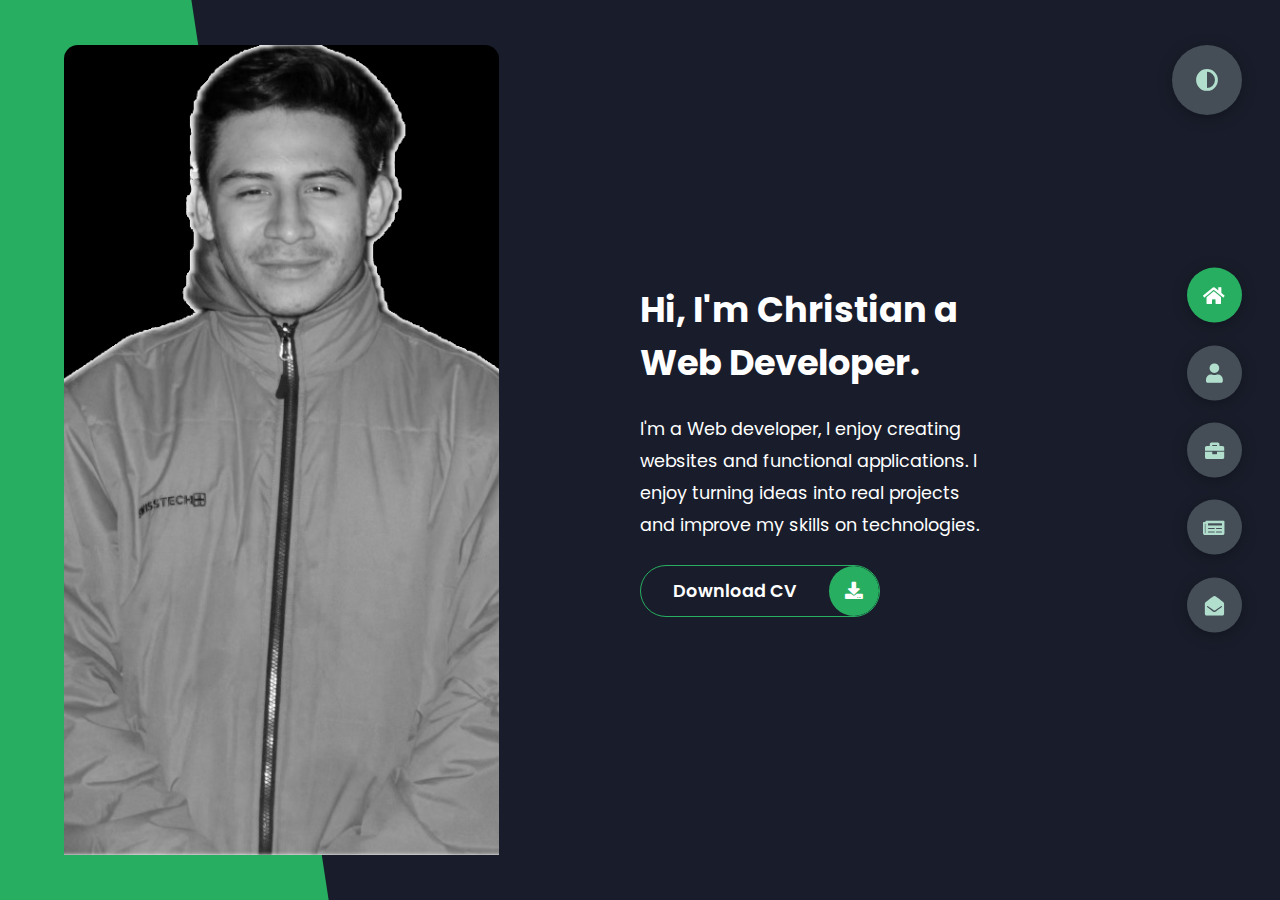
<file: index.html>
<!DOCTYPE html>
<html lang="en">
<head>
  <meta charset="UTF-8">
  <meta name="viewport" content="width=device-width, initial-scale=1.0">
  <title>Portfolio</title>
  <link rel="stylesheet" href="styles/style.css">
  <link rel="preconnect" href="https://fonts.googleapis.com">
  <link rel="preconnect" href="https://fonts.gstatic.com" crossorigin>
  <link rel="stylesheet" href="https://cdnjs.cloudflare.com/ajax/libs/font-awesome/5.15.4/css/all.min.css" integrity="sha512-1ycn6IcaQQ40/MKBW2W4Rhis/DbILU74C1vSrLJxCq57o941Ym01SwNsOMqvEBFlcgUa6xLiPY/NS5R+E6ztJQ==" crossorigin="anonymous" referrerpolicy="no-referrer" />
  <link href="https://fonts.googleapis.com/css2?family=Poppins:wght@400;500;600;700;800&display=swap" rel="stylesheet">

</head>
<body class="main-content">
    <header class="section sec1 header active" id="home"> 
      <div class="header-content">
        <div class="left-header">
          <div class="h-shape"></div>
          <div class="image">
            <img src="img/Chris.png" alt="">
          </div>
        </div>
        <div class="right-header">
          <h1 class="Christian">
              Hi, I'm <span> Christian</span> a Web Developer.
          </h1>
          <p>
            I'm a Web developer, I enjoy creating websites and functional applications.
            I enjoy turning ideas into real projects and improve my skills on technologies.
            
          </p>
          <div class="btn-con">
            <a href="" class="main-btn">
            <span class="btn-text">Download CV</span>
            <span class="btn-icon"><i class="fas fa-download"></i></span>
          </a>
          </div>
        </div>
      </div>
    </header>
    <main>
        <section class="section sec2 about" id="about">
            <div class="main-title">
              <h2>about<span>me</span><span class="bg-text">my stats</span></h2>
            </div>
            <div class="about-container">
              <div class="left-about">
                <h4>Information About Me</h4>
                <p>
                  I'm a self-driven web developer who enjoys solving problems and bring creative ideas to life on the web.
                  I started building small projects and portfolios using HTML, CSS, and JavaScript, and I'm constantly gaining
                  new skills and techniques to improsive my work. My ideal is to build a meaningful real world applications that
                  can make a optimistic impact. 
                </p>
                <div class="btn-con">
                  <a href="" class="main-btn">
                    <span class="btn-text">Download CV</span>
                    <span class="btn-icon"><i class="fas fa-download"></i></span>
                  </a>
                </div>
              </div>
              <div class="right-about">
                <div class="about-item">
                  <div class="abt-text">
                    <p class="large-text">2</p>
                    <p class="small-text">Projects <br/> Completed</p>
                  </div>
                </div>
                 <div class="about-item">
                  <div class="abt-text">
                    <p class="large-text">4</p>
                    <p class="small-text">Years of <br/> Experience</p>
                  </div>
                </div>
                 <div class="about-item">
                  <div class="abt-text">
                    <p class="large-text">0</p>
                    <p class="small-text">Happy <br/> Clients</p>
                  </div>
                </div>
                 <div class="about-item">
                  <div class="abt-text">
                    <p class="large-text">0</p>
                    <p class="small-text">Customer <br/> Review</p>
                  </div>
                </div>
              </div>
            </div>
            <div class="about-stats">
              <h4 class="stat-title">My Skills</h4>
              <div class="progress-bars">
               <div class="progress-bar">
                  <p class="prog-title">HTML5</p>
                  <div class="progress-con">
                    <p class="prog text">90%</p>
                    <div class="progress">
                      <span class="HTML5"></span>
                    </div>
                  </div>
                </div>
                <div class="progress-bar">
                  <p class="prog-title">CSS</p>
                  <div class="progress-con">
                    <p class="prog text">90%</p>
                    <div class="progress">
                      <span class="CSS"></span>
                    </div>
                  </div>
                </div>
                <div class="progress-bar">
                  <p class="prog-title">JavaScript</p>
                  <div class="progress-con">
                    <p class="prog text">10%</p>
                    <div class="progress">
                      <span class="JavaScript"></span>
                    </div>
                  </div>
                </div>
                <div class="progress-bar">
                  <p class="prog-title">Python</p>
                  <div class="progress-con">
                    <p class="prog text">10%</p>
                    <div class="progress">
                      <span class="Python"></span>
                    </div>
                  </div>
                </div>
                <div class="progress-bar">
                  <p class="prog-title">C++</p>
                  <div class="progress-con">
                    <p class="prog text">30%</p>
                    <div class="progress">
                      <span class="CPlus"></span>
                    </div>
                  </div>
                </div>
                <div class="progress-bar">
                  <p class="prog-title">Swift</p>
                  <div class="progress-con">
                    <p class="prog text">10%</p>
                    <div class="progress">
                      <span class="Swift"></span>
                    </div>
                  </div>
                </div>
              </div>
            </div>
            <h4 class="stat-title">My Timeline</h4>
            <div class="timeline">
              <div class="timeline-item">
                <div class="tl-icon">
                  <i class="fas fa-briefcase"></i>
                </div>
                <p class="tl-duration">2025-present</p>
                <h5>Copier Technician<span>- FMD Distribution</span></h5>
                <p>
                  Detail-oriented copier technician with hands-on experience diagnosing, repairing, and maintaining multifunction printers and office equipment.
                  Skilled in troubleshooting mechanical, electrical, and software issues, performing preventative maintenance, and relpacing components to minimize
                  downtime. Known for strong problem-solving abilities, efficient service delivery, and clear communication with clients to ensure reliable performance
                  and customer satisfaction in fast-paced environment
                </p>
              </div>
              <div class="timeline-item">
                <div class="tl-icon">
                  <i class="fas fa-briefcase"></i>
                </div>
                <p class="tl-duration">2024-2025</p>
                <h5>Bench Technician<span>- AnythingIT</span></h5>
                <p>
                  Responsible for diagnosing, repairing, and testing a wide range of electronic equipment, components, and systems to
                  ensure they meet performance and quality standards.Involves troubleshooting hardware issues, replacing defective parts,
                  performing soldering and wiring tasks, and conducting functional tests using specialized tools and diagnostic equipment. 
                  Maintain detailed repair records, follow safety and quality protocols, and collaborate with engineers or supervisors to 
                  resolve complex technical problems. Strong attention to detail, manual dexterity, and a solid understanding of electronics.

                </p>
              </div>
              <div class="timeline-item">
                <div class="tl-icon">
                  <i class="fas fa-briefcase"></i>
                </div>
                <p class="tl-duration">2019-2024</p>
                <h5>Pharmacy Technician<span>- Americare Pharmacy</span></h5>
                <p>
                  Responsible for accurately preparing, packaging, and delivering prescription medications to patients, healthcare
                  facilities, or partner locations in a timely and secure manner. Verifying prescription details, maintaining proper 
                  storage conditions during transport, and ensuring compliance with all pharmacy regulations and confidentiality requirements. 
                  Provides courteous customer service upon delivery, collects necessary signatures or payments, and reports any delivery issues 
                  promptly. Strong attention to detail, organizational skills, and a commitment to patient safety.

                </p>
              </div>
              <div class="timeline-item">
                <div class="tl-icon">
                  <i class="fas fa-briefcase"></i>
                </div>
                <p class="tl-duration">2018-2019</p>
                <h5>Package Handler<span>- UPS</span></h5>
                <p>
                  Responsible for efficiently loading, unloading, sorting, and scanning packages to ensure accurate and timely deliveries.
                  Organizing parcels by destination, inspecting items for damage, and following safety protocols while operating equipment
                  such as conveyor belts or hand trucks. Work in fast-paced environments, often lifting and moving packages of varying
                  weights, and maintain accuracy, speed, and attention to detail to meet delivery schedules. Strong teamwork, reliability, 
                  and the ability to work flexible shifts.
                </p>
              </div>
              <div class="timeline-item">
                <div class="tl-icon">
                  <i class="fas fa-briefcase"></i>
                </div>
                <p class="tl-duration">2017-2018</p>
                <h5>Sales Associate<span>- Modell's Sporting Goods</span></h5>
                <p>
                  Responsible for delivering exceptional customer service by greeting shoppers, understanding their needs, and guiding
                  them to the right products or services. Maintain in-depth knowledge of store offerings, assist with product selection,
                  and process transactions accurately using the point-of-sale system. Keep the sales floor organized, restock merchandise,
                  and support promotional activities to drive sales. Friendly, approachable, and goal-oriented, with strong communication
                  skills and a passion for creating a positive shopping experience
                </p>
              </div>
              <div class="timeline-item">
                <div class="tl-icon">
                  <i class="fas fa-briefcase"></i>
                </div>
                <p class="tl-duration">2017-2017</p>
                <h5>Cashier<span>- Mcdonald's</span></h5>
                <p>
                  Process sales transactions accurately using our point-of-sale system, handle cash, credit, and other payment methods,
                  and ensure a smooth and efficient checkout experience. Greet customers warmly, answer product or service inquiries,
                  and maintain a clean, organized checkout area. Strong communication skills, a positive attitude, and the ability to
                  work in a fast-paced environment while ensuring accuracy and professionalism in every transaction.
                </p>
              </div>
            </div>
        </section>
        <section class="section sec3 " id="portfolio">
          <div class="main-title">
            <h2>My<span>Portfolio</span><span class="bg-text">My Work</span></h2>
          </div>
          <p class="port-text">
            Here is some of my work that I've done in various programming languages.
          </p>
          <div class="portfolios">
            <div class="portfolio-item">
              <div class="image">
                <img src="img/port1.jpg" alt="">
              </div>
              <div class="hover-items">
                <h3>Project Source</h3>
                <div class="icons">
                  <a href="#" class="icon">
                    <i class="fab fa-github"></i>
                  </a>
                  <a href="#" class="icon">
                    <i class="fab fa-behance"></i>
                  </a>
                  <a href="#" class="icon">
                    <i class="fab fa-youtube"></i>
                  </a>
                </div>
              </div>
            </div>
            <div class="portfolio-item">
              <div class="image">
                <img src="img/port2.jpg" alt="">
              </div>
              <div class="hover-items">
                <h3>Project Source</h3>
                <div class="icons">
                  <a href="#" class="icon">
                    <i class="fab fa-github"></i>
                  </a>
                  <a href="#" class="icon">
                    <i class="fab fa-behance"></i>
                  </a>
                  <a href="#" class="icon">
                    <i class="fab fa-youtube"></i>
                  </a>
                </div>
              </div>
            </div>
            <div class="portfolio-item">
              <div class="image">
                <img src="img/port3.jpg" alt="">
              </div>
              <div class="hover-items">
                <h3>Project Source</h3>
                <div class="icons">
                  <a href="#" class="icon">
                    <i class="fab fa-github"></i>
                  </a>
                  <a href="#" class="icon">
                    <i class="fab fa-behance"></i>
                  </a>
                  <a href="#" class="icon">
                    <i class="fab fa-youtube"></i>
                  </a>
                </div>
              </div>
            </div>
            <div class="portfolio-item">
              <div class="image">
                <img src="img/port4.jpg" alt="">
              </div>
              <div class="hover-items">
                <h3>Project Source</h3>
                <div class="icons">
                  <a href="#" class="icon">
                    <i class="fab fa-github"></i>
                  </a>
                  <a href="#" class="icon">
                    <i class="fab fa-behance"></i>
                  </a>
                  <a href="#" class="icon">
                    <i class="fab fa-youtube"></i>
                  </a>
                </div>
              </div>
            </div>
            <div class="portfolio-item">
              <div class="image">
                <img src="img/port5.jpg" alt="">
              </div>
              <div class="hover-items">
                <h3>Project Source</h3>
                <div class="icons">
                  <a href="#" class="icon">
                    <i class="fab fa-github"></i>
                  </a>
                  <a href="#" class="icon">
                    <i class="fab fa-behance"></i>
                  </a>
                  <a href="#" class="icon">
                    <i class="fab fa-youtube"></i>
                  </a>
                </div>
              </div>
            </div>
            <div class="portfolio-item">
              <div class="image">
                <img src="img/port6.jpg" alt="">
              </div>
              <div class="hover-items">
                <h3>Project Source</h3>
                <div class="icons">
                  <a href="#" class="icon">
                    <i class="fab fa-github"></i>
                  </a>
                  <a href="#" class="icon">
                    <i class="fab fa-behance"></i>
                  </a>
                  <a href="#" class="icon">
                    <i class="fab fa-youtube"></i>
                  </a>
                </div>
              </div>
            </div>
            <div class="portfolio-item">
              <div class="image">
                <img src="img/port7.jpg" alt="">
              </div>
              <div class="hover-items">
                <h3>Project Source</h3>
                <div class="icons">
                  <a href="#" class="icon">
                    <i class="fab fa-github"></i>
                  </a>
                  <a href="#" class="icon">
                    <i class="fab fa-behance"></i>
                  </a>
                  <a href="#" class="icon">
                    <i class="fab fa-youtube"></i>
                  </a>
                </div>
              </div>
            </div>
          </div>
        </section>
        <section class="section sec4 " id="blogs">
          <div class="blog-content">
            <div class="main-title">
              <h2>My <span>Blogs</span><span class="bg-text">My Blogs</span></h2>
            </div>
            <div class="blogs">
              <div class="blog">
                <img src="img/blog1.jpg" alt="">
                <div class="blog-text">
                  <h4>
                    How to create Your Own Website
                  </h4>
                  <p>
                    Creating my own website with HTML, CSS, and a bit of JavaScript has 
                    been both challenging and rewarding. HTML gave me the structure-the 
                    backbone of the site- while CSS allowed me to bring it to life with 
                    colors, layouts and a style that actually reflects with who I am. 
                    Onced I added JavaScript, the site stopped feeling static and started 
                    feeling interactive, whether it was simple button actions or small 
                    dynamic features that improve the user  experience. Building everything 
                    from stratch helped me understand how the web really works behind the 
                    scenes, not just how things look on the surface. More than anything, 
                    it gave me confidence: knowing that I can take an idea and turn it into 
                    a functional website using code I wrote myself is what motivates me to 
                    keep learning and improving.
                  </p>
                </div>
              </div>
              <div class="blog">
                <img src="img/blog1.jpg" alt="">
                <div class="blog-text">
                  <h4>
                    How to create Your Own Website
                  </h4>
                  <p>
                    Creating my own website with HTML, CSS, and a bit of JavaScript has
                    been both challenging and rewarding. HTML gave me the structure-the
                    backbone of the site- while CSS allowed me to bring it to life with
                    colors, layouts and a style that actually reflects with who I am.
                    Onced I added JavaScript, the site stopped feeling static and started
                    feeling interactive, whether it was simple button actions or small
                    dynamic features that improve the user experience. Building everything
                    from stratch helped me understand how the web really works behind the
                    scenes, not just how things look on the surface. More than anything,
                    it gave me confidence: knowing that I can take an idea and turn it into
                    a functional website using code I wrote myself is what motivates me to
                    keep learning and improving.
                  </p>
                </div>
              </div>
              <div class="blog">
                <img src="img/blog1.jpg" alt="">
                <div class="blog-text">
                  <h4>
                    How to create Your Own Website
                  </h4>
                  <p>
                    Creating my own website with HTML, CSS, and a bit of JavaScript has
                    been both challenging and rewarding. HTML gave me the structure-the
                    backbone of the site- while CSS allowed me to bring it to life with
                    colors, layouts and a style that actually reflects with who I am.
                    Onced I added JavaScript, the site stopped feeling static and started
                    feeling interactive, whether it was simple button actions or small
                    dynamic features that improve the user experience. Building everything
                    from stratch helped me understand how the web really works behind the
                    scenes, not just how things look on the surface. More than anything,
                    it gave me confidence: knowing that I can take an idea and turn it into
                    a functional website using code I wrote myself is what motivates me to
                    keep learning and improving.
                  </p>
                </div>
              </div>
              <div class="blog">
                <img src="img/blog1.jpg" alt="">
                <div class="blog-text">
                  <h4>
                    How to create Your Own Website
                  </h4>
                  <p>
                    Creating my own website with HTML, CSS, and a bit of JavaScript has
                    been both challenging and rewarding. HTML gave me the structure-the
                    backbone of the site- while CSS allowed me to bring it to life with
                    colors, layouts and a style that actually reflects with who I am.
                    Onced I added JavaScript, the site stopped feeling static and started
                    feeling interactive, whether it was simple button actions or small
                    dynamic features that improve the user experience. Building everything
                    from stratch helped me understand how the web really works behind the
                    scenes, not just how things look on the surface. More than anything,
                    it gave me confidence: knowing that I can take an idea and turn it into
                    a functional website using code I wrote myself is what motivates me to
                    keep learning and improving.
                  </p>
                </div>
              </div>
            </div>
          </div>
        </section>
        <section class="section sec5 contact" id="contact">
          <div class="contact-container">
            <div class="main-title">
              <h2>Contact <span>Me</span><span class="bg-text">My Blogs</span></h2>
            </div>
            <div class="contact-content-con">
              <div class="left-contact">
                <h4>Contact Me Here</h4>
                <p>
                  Feel free to reach out using the form below for inquiries, collaborations, or
                  opportunities. I'll get back to you as soon as possible.
                </p>
                <div class="contact-info">
                  <div class="contact-item">
                    <div class="icon">
                      <i class="fas fa-map-marker-alt"></i>
                      Location
                    </div>
                    <p>
                      Bergen County, New Jersey
                    </p>
                  </div>
                  <div class="contact-item">
                    <div class="icon">
                      <i class="fas fa-envelope"></i>
                      <span>Email</span>
                    </div>
                    <p>
                      <span>: claudiakenia4@hotmail.com</span>
                    </p>
                  </div>
                  <div class="contact-item">
                    <div class="icon">
                      <i class="fas fa-user-graduate"></i>
                      <span>Education</span>
                    </div>
                    <p>
                      <span>: Bergen Community College, Paramus</span>
                    </p>
                  </div>
                  <div class="contact-item">
                    <div class="icon">
                      <i class="fas fa-user-graduate"></i>
                      <span>Mobile Number</span>
                    </div>
                    <p>
                      <span>917-834-9882</span>
                    </p>
                  </div>
                  <div class="contact-item">
                    <div class="icon">
                      <i class="fas fa-globe-africa"></i>
                      <span>Languages</span>
                    </div>
                    <p>
                      <span>: English and Spanish</span>
                    </p>
                  </div>
                </div>
                <div class="contact-icons">
                  <div class="contact-icon">
                      <a href="https://www.instagram.com/chris_cortes.r/" target="https://www.instagram.com/chris_cortes.r/">
                        <i class="fab fa-instagram"></i>
                      </a>
                      <a href="https://www.facebook.com/mlieyverey" target="https://www.facebook.com/mlieyverey/">
                        <i class="fab fa-facebook-f"></i>
                      </a>
                      <a href="https://www.youtube.com/@fat32chris1" target="https://www.youtube.com/@fat32chris1">
                        <i class="fab fa-youtube"></i>
                      </a>
                  </div>
                </div>
              </div>
              <div class="right-contact">
                <form action="" class="contact-form">
                  <div class="input-control i-c-2">
                    <input type="text" required placeholder="Your Name">
                    <input type="email" required placeholder="Your Email">
                  </div>
                  <div class="input-control">
                    <input type="text" required placeholder="Enter Subject">
                  </div>
                  <div class="input-control">
                    <textarea name="" id="" cols="15" rows="8" placeholder="Message Here..."></textarea>
                  </div>
                  <div class="submit-btn">
                    <a href="#" class="main-btn">
                      <span class="btn-text">Download CV</span>
                      <span class="btn-icon"><i class="fas fa-download"></i></span>
                    </a>
                  </div>
                </form>
              </div>
            </div>
          </div>
        </section>
    </main>

    <div class="controlls">
        <div class="control control-1 active-btn" data-id="home">
          <i class="fas fa-home"></i>
        </div>
        <div class="control control-2 " data-id="about">
          <i class="fas fa-user"></i>
        </div>
        <div class="control control-3 " data-id="portfolio">
          <i class="fas fa-briefcase"></i>
        </div>
        <div class="control control-4 " data-id="blogs">
          <i class="fas fa-newspaper"></i>
        </div>
        <div class="control control-5 " data-id="contact">
          <i class="fas fa-envelope-open"></i>
        </div>
    </div>

    <div class="theme-btn">
      <i class="fas fa-adjust"></i>
    </div>

    <script src="app.js"></script>
</body>
</html>
</file>
<file: styles/style.css>
* {
  margin: 0;
  padding: 0;
  box-sizing: border-box;
  list-style: none;
}

:root {
  --color-primary: #191d2b;
  --color-secondary: #27AE60;
  --color-white: #FFFFFF;
  --color-black: #000;
  --color-grey0: #f8f8f8;
  --color-grey1: #dbe1e8;
  --color-grey2: #b2decd;
  --color-grey3: #6c7983;
  --color-grey4: #454e56;
  --color-grey5: #2a2e35;
  --color-grey6: #12181b;
  --br-sm-2: 14px;
  --box-shadow-1: 0 3px 15px rgba(0,0,0,.3);
}

.light-mode {
  --color-primary: #ffffff;
  --color-secondary: #dd3e0d;
  --color-white: #3024d3;
  --color-black: #000;
  --color-grey0: #f8f8f8;
  --color-grey1: #dbe1e8;
  --color-grey2: #b2decd;
  --color-grey3: #6c7983;
  --color-grey4: #454e56;
  --color-grey5: #2a2e35;
  --color-grey6: #12181b;
}

body {
  background-color: var(--color-primary);
  font-family: "Poppins", sans-serif;
  font-size: 1.1rem;
  color: var(--color-white);
  transition: all 0.4s ease-in-out;
}

a {
  display: inline-block;
  text-decoration: none;
  color: inherit;
  font-family: inherit;
}

header {
  min-height: 100vh;
  color: var(--color-white);
  overflow: hidden;
}

section {
  min-height: 100vh;
  width: 100%;
  position: absolute;
  left: 0;
  top: 0;
  padding: 3rem 18rem;
}

.section {
  transform: translateY(-100%) scale(0);
  transition: all 0.4s ease-in-out;
  background-color: var(--color-primary);
}

.sec1 {
  display: none;
  transform: translateY(0) scale(1);
}

.sec2 {
  display: none;
  transform: translateY(0) scale(1);
}

.sec3 {
  display: none;
  transform: translateY(0) scale(1);
}

.sec4 {
  display: none;
  transform: translateY(0) scale(1);
}

.sec5 {
  display: none;
  transform: translateY(0) scale(1);
}

.active {
  display: block;
  animation: scaleAnim 1s ease-in-out;
}
@keyframes scaleAnim {
  0% {
    transform: translateY(-100%) scaleY(0);
  }
  100% {
    transform: translateY(0) scaleY(1);
  }
}

.controlls {
  position: fixed;
  z-index: 10;
  top: 50%;
  right: 3%;
  display: flex;
  flex-direction: column;
  align-items: center;
  justify-content: center;
  transform: translateY(-50%);
}
.controlls .active-btn {
  background-color: var(--color-secondary) !important;
  transition: all 0.4s ease-in-out;
}
.controlls .active-btn i {
  color: var(--color-white) !important;
}
.controlls .control {
  padding: 1rem;
  cursor: pointer;
  background-color: var(--color-grey4);
  width: 55px;
  height: 55px;
  border-radius: 50%;
  display: flex;
  justify-content: center;
  align-items: center;
  margin: 0.7rem 0;
  box-shadow: var(--box-shadow-1);
}
.controlls .control i {
  font-size: 1.2rem;
  color: var(--color-grey2);
  pointer-events: none;
}

.theme-btn {
  top: 5%;
  right: 3%;
  width: 70px;
  height: 70px;
  border-radius: 50%;
  background-color: var(--color-grey4);
  cursor: pointer;
  position: fixed;
  display: flex;
  justify-content: center;
  align-items: center;
  box-shadow: 0 3px 15px rgba(0, 0, 0, 0.3);
  transition: all 0.1s ease-in-out;
}
.theme-btn:active {
  transform: translateY(-3px);
}
.theme-btn i {
  font-size: 1.4rem;
  color: var(--color-grey2);
  pointer-events: none;
}

/*Header-content*/
.header-content {
  display: grid;
  grid-template-columns: repeat(2, 1fr);
  min-height: 100vh;
}
.header-content .left-header {
  display: flex;
  align-items: center;
  position: relative;
}
.header-content .left-header .h-shape {
  transition: all 0.4s ease-in-out;
  width: 65%;
  height: 100%;
  background-color: var(--color-secondary);
  position: absolute;
  left: 0;
  top: 0;
  z-index: -1;
  clip-path: polygon(0 0, 46% 0, 79% 100%, 0% 100%);
}
.header-content .left-header .image {
  border-radius: var(--br-sm-2);
  height: 90%;
  width: 68%;
  margin-left: 4rem;
  background-color: var(--color-black);
  transition: all 0.4s ease-in-out;
}
.header-content .left-header .image img {
  width: 100%;
  height: 100%;
  -o-object-fit: cover;
     object-fit: cover;
  transition: all 0.4s ease-in-out;
  filter: grayscale(100%);
}
.header-content .left-header .image img:hover {
  filter: grayscale(0);
}
.header-content .right-header {
  display: flex;
  flex-direction: column;
  justify-content: center;
  padding-right: 18rem;
}
.header-content .right-header .name {
  font-size: 3rem;
}
.header-content .right-header .name span {
  color: var(--color-secondary);
}
.header-content .right-header p {
  margin: 1.5rem 0;
  line-height: 2rem;
}

/*About*/
.about-container {
  display: grid;
  grid-template-columns: repeat(2, 1fr);
  padding-top: 3.5rem;
  padding-bottom: 5rem;
}
.about-container .right-about {
  display: grid;
  grid-template-columns: repeat(2, 1fr);
  grid-gap: 2rem;
}
.about-container .right-about .about-item {
  border: 1px solid var(--color-grey5);
  border-radius: 5px;
  transition: all 0.4s ease-in-out;
  box-shadow: 1px 2px 15px rgba(0, 0, 0, 0.1);
}
.about-container .right-about .about-item:hover {
  cursor: default;
  transform: translateY(-5px);
  border: 1px solid var(--color-secondary);
  box-shadow: 1px 4px 15px rgba(0, 0, 0, 0.32);
}
.about-container .right-about .about-item .abt-text {
  padding: 1.5rem;
  display: flex;
  flex-direction: column;
}
.about-container .right-about .about-item .abt-text .large-text {
  font-size: 3rem;
  font-weight: 700;
  color: var(--color-secondary);
}
.about-container .right-about .about-item .abt-text .small-text {
  padding-left: 3rem;
  position: relative;
  text-transform: uppercase;
  font-size: 1.2rem;
  letter-spacing: 2px;
}
.about-container .right-about .about-item .abt-text .small-text::before {
  content: "";
  position: absolute;
  left: 0;
  top: 15px;
  width: 2rem;
  height: 2px;
  background-color: var(--color-grey5);
}
.about-container .left-about {
  padding-right: 5rem;
}
.about-container .left-about p {
  line-height: 2rem;
  padding: 1rem;
  color: var(--color-grey1);
}
.about-container .left-about h4 {
  font-size: 2rem;
  text-transform: uppercase;
}

.about-stats {
  padding-bottom: 4rem;
}
.about-stats .progress-bars {
  display: grid;
  grid-template-columns: repeat(2, 1fr);
  grid-gap: 2rem;
}
.about-stats .progress-bars .progress-bar {
  display: flex;
  flex-direction: column;
}
.about-stats .progress-bars .progress-bar .prog-title {
  text-transform: uppercase;
  font-weight: 500;
}
.about-stats .progress-bars .progress-bar .progress-con {
  display: flex;
  align-items: center;
}
.about-stats .progress-bars .progress-bar .progress-con .prog-text {
  color: var(--color-grey2);
}
.about-stats .progress-bars .progress-bar .progress-con .progress {
  width: 100%;
  height: 0.45rem;
  background-color: var(--color-grey4);
  margin-left: 1rem;
  position: relative;
}
.about-stats .progress-bars .progress-bar .progress-con .progress span {
  position: absolute;
  top: 0;
  left: 0;
  height: 100%;
  background-color: var(--color-secondary);
  transition: all 0.4s ease-in-out;
  width: 60%;
}
.about-stats .progress-bars .progress-bar .progress-con .progress .HTML5 {
  width: 90%;
}
.about-stats .progress-bars .progress-bar .progress-con .progress .CSS {
  width: 90%;
}
.about-stats .progress-bars .progress-bar .progress-con .progress .JavaScript {
  width: 10%;
}
.about-stats .progress-bars .progress-bar .progress-con .progress .Python {
  width: 10%;
}
.about-stats .progress-bars .progress-bar .progress-con .progress .CPlus {
  width: 30%;
}
.about-stats .progress-bars .progress-bar .progress-con .progress .Swift {
  width: 10%;
}

.stat-title {
  text-transform: uppercase;
  font-size: 1.4rem;
  text-align: center;
  padding: 3.5rem 0;
  position: relative;
}
.stat-title::before {
  content: "";
  position: absolute;
  left: 50%;
  top: 0;
  width: 40%;
  height: 1px;
  background-color: var(--color-grey5);
  transform: translateX(-50%);
}

/*timeline*/
.timeline {
  display: grid;
  grid-template-columns: repeat(2, 1fr);
  grid-gap: 2rem;
  padding-bottom: 3rem;
}
.timeline .timeline-item {
  position: relative;
  padding-left: 3rem;
  border-left: 1px solid var(--color-grey5);
}
.timeline .timeline-item .tl-icon {
  position: relative;
  left: -69px;
  top: 0;
  background-color: var(--color-secondary);
  width: 50px;
  height: 50px;
  border-radius: 50%;
  display: flex;
  align-items: center;
  justify-content: center;
}
.timeline .timeline-item .tl-icon i {
  font-size: 1.3rem;
}
.timeline .timeline-item .tl-duration {
  padding: 0.2rem 0.6rem;
  background-color: var(--color-grey5);
  border-radius: 15px;
  display: inline-block;
  font-size: 0.8rem;
  text-transform: uppercase;
  font-weight: 500;
}
.timeline .timeline-item h5 {
  padding: 1rem 0;
  text-transform: uppercase;
  font-size: 1.3rem;
  font-weight: 600;
}
.timeline .timeline-item h5 span {
  color: var(--color-grey2);
  font-weight: 500;
  font-size: 1.2rem;
}
.timeline .timeline-item p {
  color: var(--color-grey2);
}

.port-text {
  padding: 2rem 0;
  text-align: center;
}

.portfolios {
  display: grid;
  grid-template-columns: repeat(3, 1fr);
  grid-gap: 2rem;
  margin-top: 3rem;
}
.portfolios .portfolio-item {
  position: relative;
  border-radius: 15px;
}
.portfolios .portfolio-item img {
  width: 100%;
  height: 300px;
  -o-object-fit: cover;
     object-fit: cover;
  border-radius: 15px;
}
.portfolios .portfolio-item .hover-items {
  width: 100%;
  height: 100%;
  background-color: var(--color-secondary);
  position: absolute;
  left: 0;
  top: 0;
  border-radius: 15px;
  display: flex;
  justify-content: center;
  align-items: center;
  flex-direction: column;
  opacity: 0;
  transform: scale(0);
  transition: all 0.4s ease-in-out;
}
.portfolios .portfolio-item .hover-items h3 {
  font-size: 1.5rem;
  color: var(--color-white);
  margin-bottom: 1.5rem;
}
.portfolios .portfolio-item .hover-items .icons {
  display: flex;
  justify-content: center;
  align-items: center;
}
.portfolios .portfolio-item .hover-items .icons .icon {
  background-color: var(--color-primary);
  border-radius: 50%;
  width: 50px;
  height: 50px;
  display: flex;
  align-items: center;
  justify-content: center;
  margin: 0 1rem;
  cursor: pointer;
  transition: all 0.4s ease-in-out;
}
.portfolios .portfolio-item .hover-items .icons .icon i {
  font-size: 1.5rem;
  color: var(--color-white);
  margin: 0 1rem;
}
.portfolios .portfolio-item .hover-items .icons .icon:hover {
  background-color: var(--color-white);
}
.portfolios .portfolio-item .hover-items .icons .icon:hover i {
  color: var(--color-primary);
}

.portfolio-item:hover .hover-items {
  opacity: 1;
  transform: scale(1);
}

.blogs {
  display: grid;
  grid-template-rows: repeat(3, 1fr);
  grid-gap: 2rem;
  margin-top: 3rem;
}
.blogs .blog {
  position: relative;
  background-color: var(--color-grey5);
  border-radius: 5px;
  box-shadow: 1px 1px 20px rgba(0, 0, 0, 0.1);
  transition: all 0.4s ease-in-out;
}
.blogs .blog:hover {
  box-shadow: 1px 1px 20px rgba(0, 0, 0, 0.3);
  transform: translateY(-5px);
  transition: all 0.4s ease-in-out;
}
.blogs .blog:hover img {
  filter: grayscale(0);
  transform: scale(1.1);
  box-shadow: 0px 4px 15px rgba(0, 0, 0, 0.8);
}
.blogs .blog img {
  width: 100%;
  height: 300px;
  -o-object-fit: cover;
     object-fit: cover;
  border-top-left-radius: 5px;
  border-top-right-radius: 5px;
  filter: grayscale(100%);
  transition: all 0.4s ease-in-out;
}
.blogs .blog .blog-text {
  margin-top: -7px;
  padding: 1.1rem;
  border-top: 8px solid var(--color-secondary);
}
.blogs .blog .blog-text h4 {
  font-size: 1.5rem;
  margin-bottom: 0.7rem;
  transition: all 0.4s ease-in-out;
  cursor: pointer;
}
.blogs .blog .blog-text h4:hover {
  color: var(--color-secondary);
}
.blogs .blog .blog-text p {
  color: var(--color-grey2);
  line-height: 2rem;
  padding-bottom: 1rem;
}

.contact-content-con {
  display: flex;
  padding-top: 3.5rem;
}
.contact-content-con .left-contact {
  flex: 2;
}
.contact-content-con .left-contact h4 {
  margin-top: 1rem;
  font-size: 2rem;
  text-transform: uppercase;
}
.contact-content-con .left-contact p {
  margin: 1rem 0;
  line-height: 2rem;
}
.contact-content-con .left-contact .contact-info .contact-item {
  display: flex;
  align-items: center;
  justify-content: space-between;
}
.contact-content-con .left-contact .contact-info .contact-item p {
  margin: 0.3rem 0 !important;
  padding: 0 !important;
}
.contact-content-con .left-contact .contact-info .contact-item .icon {
  display: grid;
  grid-template-columns: 40px 1fr;
}
.contact-content-con .left-contact .contact-info .contact-item .icon i {
  display: flex;
  align-items: center;
  font-size: 1.3rem;
}
.contact-content-con .left-contact .contact-icon {
  display: flex;
  margin-top: 2rem;
}
.contact-content-con .left-contact .contact-icon a {
  display: flex;
  align-items: center;
  color: var(--color-white);
  background-color: var(--color-grey5);
  cursor: pointer;
  justify-content: center;
  width: 50px;
  height: 50px;
  border-radius: 50%;
  margin: 0 0.4rem;
  transition: all 0.4s ease-in-out;
}
.contact-content-con .left-contact .contact-icon a:hover {
  background-color: var(--color-secondary);
}
.contact-content-con .left-contact .contact-icon a:hover i {
  color: var(--color-primary);
}
.contact-content-con .left-contact .contact-icon a i {
  display: flex;
  align-items: center;
  justify-content: center;
  font-size: 1.3rem;
}
.contact-content-con .right-contact {
  flex: 3;
  margin-left: 3rem;
}
.contact-content-con .right-contact .input-control {
  margin: 1.5rem 0;
}
.contact-content-con .right-contact .input-control input, .contact-content-con .right-contact .input-control textarea {
  border-radius: 30px;
  font-weight: inherit;
  font-size: inherit;
  font-family: inherit;
  padding: 0.8rem 1.1rem;
  outline: none;
  border: none;
  background-color: var(--color-grey5);
  width: 100%;
  color: var(--color-white);
  resize: none;
}
.contact-content-con .right-contact .i-c-2 {
  display: flex;
}
.contact-content-con .right-contact .i-c-2 :last-child {
  margin-left: 1.5rem;
}
.contact-content-con .right-contact .submit-btn {
  display: flex;
  justify-content: flex-start;
}

/*Independent components*/
.btn-con {
  display: flex;
  align-self: flex-start;
}

.main-btn {
  border-radius: 30px;
  color: inherit;
  font-weight: 600;
  position: relative;
  border: 1px solid var(--color-secondary);
  display: flex;
  align-self: flex-start;
  display: flex;
  align-items: center;
  overflow: hidden;
}
.main-btn .btn-text {
  padding: 0 2rem;
}
.main-btn .btn-icon {
  background-color: var(--color-secondary);
  display: flex;
  align-items: center;
  justify-content: center;
  border-radius: 50%;
  padding: 1rem;
}
.main-btn::before {
  content: "";
  position: absolute;
  top: 0;
  right: 0;
  transform: translateX(100%);
  transition: all 0.4s ease-out;
  z-index: -1;
}
.main-btn:hover::before {
  width: 100%;
  height: 100%;
  background-color: var(--color-secondary);
  transform: translateX(0);
  transition: all 0.4s ease-out;
}

.main-title {
  text-align: center;
}
.main-title h2 {
  position: relative;
  text-transform: uppercase;
  font-size: 4rem;
  font-weight: 700;
}
.main-title h2 span {
  color: var(--color-secondary);
}
.main-title h2 .bg-text {
  position: absolute;
  top: 50%;
  left: 50%;
  color: var(--color-grey5);
  transition: all 0.4s ease-in-out;
  z-index: -1;
  transform: translate(-50%, -50%);
  font-weight: 800;
  font-size: 6.3rem;
}

@media screen and (max-width: 600px) {
  .about-container {
    grid-template-columns: 1fr;
  }
  .about-container .right-about {
    grid-template-columns: 1fr;
    padding-top: 2.5rem;
  }
  .about-container .left-about {
    padding-right: 0;
  }
  .about-container .left-about p {
    padding-left: 0;
  }
  .timeline {
    grid-template-columns: 1fr;
    padding-bottom: 6rem;
  }
  .portfolios {
    grid-template-columns: 1fr;
    padding-bottom: 6rem;
  }
  .blogs {
    grid-template-columns: 1fr;
    padding-bottom: 6rem;
  }
  .section {
    padding: 2rem 2.5rem !important;
  }
  .main-title h2 {
    font-size: 2rem;
  }
  .main-title h2 span {
    font-size: 2.5rem;
  }
  .main-title h2 .bg-text {
    font-size: 3rem;
  }
}
@media screen and (max-width: 1432px) {
  .header {
    padding: 0 !important;
  }
  .section {
    padding: 7rem 11rem;
  }
  .contact-content-con {
    flex-direction: column;
  }
  .contact-content-con .right-contact {
    margin-left: 0;
    margin-top: 2.5rem;
  }
  .contact-content-con .right-contact .i-c-2 {
    flex-direction: column;
  }
  .contact-content-con .right-contact .i-c-2 :last-child {
    margin-left: 0;
    margin-top: 1.5rem;
  }
}
@media screen and (max-width: 1070px) {
  .about-container {
    grid-template-columns: 1fr;
  }
  .about-container .right-about {
    padding-top: 2.5rem;
  }
  .portfolios {
    grid-template-columns: 1fr 1fr;
  }
  .blogs {
    grid-template-columns: 1fr 1fr;
  }
  .main-title h2 {
    font-size: 4rem;
  }
  .main-title h2 span {
    font-size: 4rem;
  }
  .main-title h2 .bg-text {
    font-size: 4.5rem;
  }
}
@media screen and (max-width: 970px) {
  .section {
    padding: 7rem 6rem;
  }
  header {
    padding: 0;
  }
  header .right-header {
    padding: 0 !important;
  }
  .theme-btn {
    width: 50px;
    height: 50px;
  }
  .header-content {
    grid-template-columns: 1fr;
    padding-bottom: 6rem;
  }
  .left-header .h-shape {
    display: none;
  }
  .right-header {
    grid-row: 1;
    width: 90%;
    margin: 0 auto;
  }
  .right-header .Christian {
    font-size: 2.5rem !important;
  }
  .header-content .left-header .image {
    margin: 0 auto;
    width: 90%;
  }
  .controlls {
    top: auto;
    bottom: 0;
    flex-direction: row;
    justify-content: center;
    left: 50%;
    transform: translateX(-50%);
    width: 100%;
    background-color: var(--color-grey5);
  }
  .controlls .control {
    margin: 0.6rem 1rem !important;
  }
}
@media screen and (max-width: 700px) {
  .section {
    padding: 7rem 3rem;
  }
  .about-stats .progress-bars {
    grid-template-columns: 1fr;
  }
  .main-title h2 {
    font-size: 3rem;
  }
  .main-title h2 span {
    font-size: 3rem;
  }
  .main-title h2 .bg-text {
    font-size: 4rem;
  }
}/*# sourceMappingURL=style.css.map */
</file>
